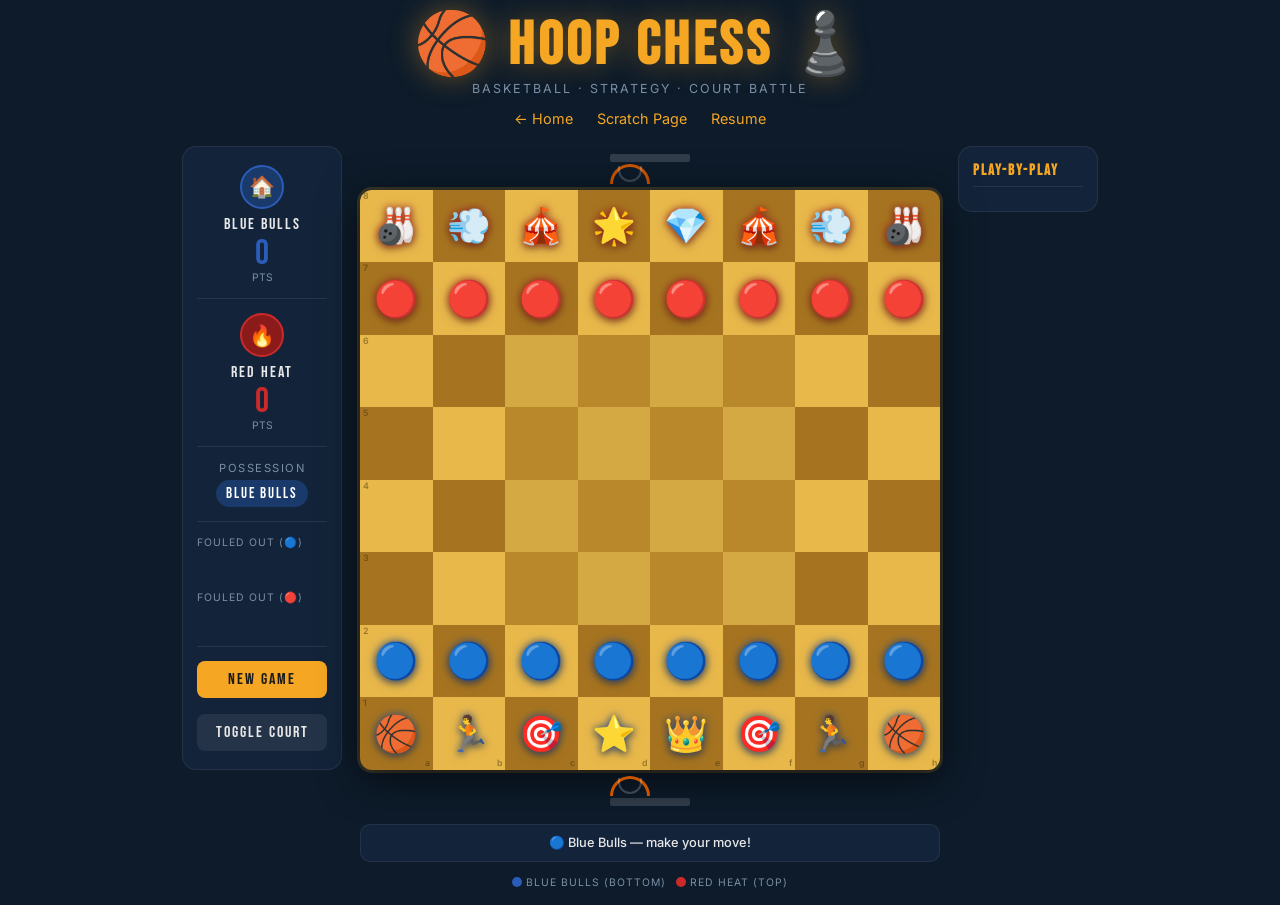
<file: app.html>
<!DOCTYPE html>
<html lang="en">
<head>
<meta charset="UTF-8">
<meta name="viewport" content="width=device-width, initial-scale=1.0">
<title>Hoop Chess</title>
<style>
  @import url('https://fonts.googleapis.com/css2?family=Bebas+Neue&family=Inter:wght@400;500;600;700&display=swap');

  :root {
    --court-wood: #C8922A;
    --court-light: #E8B84B;
    --court-dark: #A67420;
    --home-team: #1A3A6B;
    --away-team: #8B1A1A;
    --home-light: #2A5CB8;
    --away-light: #CC2A2A;
    --accent: #F5A623;
    --bg: #0D1B2A;
    --panel: #13243A;
    --text: #E8E8E8;
    --muted: #7A8FA6;
    --highlight: rgba(245,166,35,0.35);
    --possible: rgba(255,255,255,0.18);
    --capture: rgba(204,42,42,0.5);
  }

  * { box-sizing: border-box; margin: 0; padding: 0; }

  body {
    background: var(--bg);
    color: var(--text);
    font-family: 'Inter', sans-serif;
    min-height: 100vh;
    display: flex;
    flex-direction: column;
    align-items: center;
    padding: 16px;
  }

  header {
    text-align: center;
    margin-bottom: 18px;
  }
  header h1 {
    font-family: 'Bebas Neue', sans-serif;
    font-size: clamp(2.4rem, 5vw, 3.8rem);
    letter-spacing: 4px;
    color: var(--accent);
    text-shadow: 0 0 30px rgba(245,166,35,0.4);
    line-height: 1;
  }
  header p {
    font-size: 0.78rem;
    color: var(--muted);
    letter-spacing: 2px;
    text-transform: uppercase;
    margin-top: 4px;
  }

  .game-wrap {
    display: flex;
    gap: 18px;
    align-items: flex-start;
    flex-wrap: wrap;
    justify-content: center;
    width: 100%;
    max-width: 980px;
  }

  /* SCORE PANEL */
  .score-panel {
    background: var(--panel);
    border-radius: 14px;
    padding: 18px 14px;
    width: 160px;
    flex-shrink: 0;
    border: 1px solid rgba(255,255,255,0.07);
    display: flex;
    flex-direction: column;
    gap: 14px;
  }
  .score-panel .team {
    text-align: center;
  }
  .team-badge {
    width: 44px; height: 44px;
    border-radius: 50%;
    display: flex; align-items: center; justify-content: center;
    font-size: 1.3rem;
    margin: 0 auto 6px;
    font-weight: 700;
    border: 2px solid;
  }
  .team-badge.home { background: var(--home-team); border-color: var(--home-light); }
  .team-badge.away { background: var(--away-team); border-color: var(--away-light); }

  .team-name {
    font-family: 'Bebas Neue', sans-serif;
    letter-spacing: 2px;
    font-size: 1rem;
    color: var(--text);
  }
  .team-pts {
    font-family: 'Bebas Neue', sans-serif;
    font-size: 2.2rem;
    line-height: 1;
    margin-top: 2px;
  }
  .home-pts { color: var(--home-light); }
  .away-pts { color: var(--away-light); }

  .score-divider {
    border: none; border-top: 1px solid rgba(255,255,255,0.08);
  }

  .turn-indicator {
    text-align: center;
    font-size: 0.7rem;
    text-transform: uppercase;
    letter-spacing: 1.5px;
    color: var(--muted);
  }
  .turn-badge {
    display: inline-block;
    margin-top: 5px;
    padding: 4px 10px;
    border-radius: 20px;
    font-family: 'Bebas Neue', sans-serif;
    letter-spacing: 2px;
    font-size: 0.95rem;
  }
  .turn-badge.home { background: var(--home-team); color: #fff; }
  .turn-badge.away { background: var(--away-team); color: #fff; }

  .captured-section {
    font-size: 0.65rem;
    color: var(--muted);
    text-transform: uppercase;
    letter-spacing: 1px;
  }
  .captured-section span { display: block; margin-bottom: 4px; }
  .captured-pieces {
    font-size: 1rem;
    line-height: 1.5;
    min-height: 24px;
    word-break: break-all;
  }

  .btn {
    width: 100%;
    padding: 9px;
    border: none;
    border-radius: 8px;
    font-family: 'Bebas Neue', sans-serif;
    letter-spacing: 2px;
    font-size: 1rem;
    cursor: pointer;
    transition: opacity 0.15s;
    background: var(--accent);
    color: #1a1a1a;
  }
  .btn:hover { opacity: 0.85; }
  .btn.secondary {
    background: rgba(255,255,255,0.07);
    color: var(--text);
    margin-top: 2px;
  }

  /* BOARD */
  .board-section {
    flex: 1;
    min-width: 300px;
    max-width: 580px;
  }

  .board-container {
    position: relative;
    border-radius: 12px;
    overflow: hidden;
    box-shadow: 0 8px 40px rgba(0,0,0,0.6), 0 0 0 3px rgba(245,166,35,0.2);
  }

  /* Court background decoration */
  .court-lines {
    position: absolute; inset: 0;
    pointer-events: none;
    z-index: 1;
  }

  #chess-board {
    display: grid;
    grid-template-columns: repeat(8, 1fr);
    width: 100%;
    aspect-ratio: 1;
    position: relative;
    z-index: 2;
  }

  .cell {
    aspect-ratio: 1;
    display: flex;
    align-items: center;
    justify-content: center;
    position: relative;
    cursor: pointer;
    font-size: clamp(1.2rem, 4vw, 2.2rem);
    transition: background 0.1s;
    user-select: none;
  }
  .cell.light { background: var(--court-light); }
  .cell.dark  { background: var(--court-dark); }

  /* Court lane overlay */
  .cell.lane-light { background: #D4A843; }
  .cell.lane-dark  { background: #B8882A; }

  .cell.selected { background: var(--highlight) !important; }
  .cell.possible::after {
    content: '';
    position: absolute;
    width: 32%;
    height: 32%;
    border-radius: 50%;
    background: var(--possible);
    border: 2px solid rgba(255,255,255,0.3);
  }
  .cell.capture-possible {
    background: var(--capture) !important;
  }
  .cell.last-move { background: rgba(245,166,35,0.22) !important; }

  .piece {
    position: relative;
    z-index: 3;
    line-height: 1;
    filter: drop-shadow(0 2px 3px rgba(0,0,0,0.5));
    transition: transform 0.1s;
  }
  .piece:hover { transform: scale(1.1); }

  /* piece team tinting */
  .piece-home { filter: drop-shadow(0 0 4px rgba(42,92,184,0.8)) drop-shadow(0 2px 3px rgba(0,0,0,0.5)); }
  .piece-away { filter: drop-shadow(0 0 4px rgba(204,42,42,0.8)) drop-shadow(0 2px 3px rgba(0,0,0,0.5)); }

  /* Rank/file labels */
  .rank-label, .file-label {
    position: absolute;
    font-size: 0.55rem;
    font-weight: 600;
    opacity: 0.45;
    color: #3a2800;
    line-height: 1;
    pointer-events: none;
  }
  .rank-label { top: 2px; left: 3px; }
  .file-label { bottom: 2px; right: 3px; }

  /* Hoops at top/bottom */
  .hoop-row {
    display: flex;
    justify-content: center;
    gap: 8px;
    padding: 6px 0;
    background: #0D1B2A;
  }
  .hoop {
    width: 40px; height: 20px;
    border: 3px solid #CC5500;
    border-bottom: none;
    border-radius: 40px 40px 0 0;
    position: relative;
  }
  .hoop::after {
    content: '';
    display: block;
    width: 60%;
    height: 14px;
    border: 2px solid rgba(255,255,255,0.2);
    border-top: none;
    border-radius: 0 0 20px 20px;
    margin: -1px auto 0;
  }
  .backboard {
    width: 80px; height: 8px;
    background: rgba(255,255,255,0.15);
    border-radius: 2px;
    margin: 2px auto;
  }

  /* STATUS BAR */
  .status-bar {
    margin-top: 10px;
    background: var(--panel);
    border-radius: 10px;
    padding: 10px 14px;
    font-size: 0.8rem;
    color: var(--muted);
    text-align: center;
    min-height: 38px;
    display: flex;
    align-items: center;
    justify-content: center;
    border: 1px solid rgba(255,255,255,0.07);
  }
  .status-bar .status-text { font-weight: 500; color: var(--text); }
  .status-bar .status-highlight { color: var(--accent); font-family: 'Bebas Neue'; letter-spacing: 2px; font-size: 1rem; }

  /* MOVE LOG */
  .move-log {
    background: var(--panel);
    border-radius: 14px;
    padding: 14px;
    width: 140px;
    flex-shrink: 0;
    border: 1px solid rgba(255,255,255,0.07);
    max-height: 500px;
    overflow-y: auto;
  }
  .move-log h3 {
    font-family: 'Bebas Neue', sans-serif;
    letter-spacing: 2px;
    font-size: 0.95rem;
    color: var(--accent);
    margin-bottom: 10px;
    border-bottom: 1px solid rgba(255,255,255,0.08);
    padding-bottom: 6px;
  }
  .move-entry {
    font-size: 0.7rem;
    color: var(--muted);
    padding: 3px 0;
    border-bottom: 1px solid rgba(255,255,255,0.04);
    display: flex;
    gap: 6px;
  }
  .move-entry .move-num { color: var(--accent); font-weight: 700; min-width: 16px; }
  .move-entry .move-notation { color: var(--text); }

  /* MODAL */
  .modal-overlay {
    display: none;
    position: fixed; inset: 0;
    background: rgba(0,0,0,0.8);
    z-index: 100;
    align-items: center;
    justify-content: center;
  }
  .modal-overlay.active { display: flex; }
  .modal {
    background: var(--panel);
    border-radius: 18px;
    padding: 32px 28px;
    text-align: center;
    max-width: 340px;
    width: 90%;
    border: 1px solid rgba(245,166,35,0.3);
    box-shadow: 0 0 60px rgba(245,166,35,0.15);
  }
  .modal .trophy { font-size: 3.5rem; margin-bottom: 12px; }
  .modal h2 {
    font-family: 'Bebas Neue', sans-serif;
    font-size: 2rem;
    letter-spacing: 3px;
    color: var(--accent);
  }
  .modal p { color: var(--muted); margin: 8px 0 20px; font-size: 0.88rem; }
  .modal .btn { width: 100%; }

  /* Promo panel */
  .promo-row {
    margin-top: 4px;
    display: flex;
    gap: 8px;
    justify-content: center;
    flex-wrap: wrap;
  }
  .promo-btn {
    font-size: 1.6rem;
    background: rgba(255,255,255,0.08);
    border: 1px solid rgba(255,255,255,0.15);
    border-radius: 8px;
    padding: 6px 10px;
    cursor: pointer;
    transition: background 0.15s;
  }
  .promo-btn:hover { background: rgba(245,166,35,0.2); }

  .legend {
    margin-top: 14px;
    display: flex;
    gap: 10px;
    flex-wrap: wrap;
    justify-content: center;
  }
  .legend-item {
    display: flex;
    align-items: center;
    gap: 4px;
    font-size: 0.65rem;
    color: var(--muted);
    text-transform: uppercase;
    letter-spacing: 1px;
  }
  .legend-dot {
    width: 10px; height: 10px;
    border-radius: 50%;
  }
  .dot-home { background: var(--home-light); }
  .dot-away { background: var(--away-light); }

  @media (max-width: 660px) {
    .score-panel, .move-log { width: 100%; flex-direction: row; flex-wrap: wrap; }
    .score-panel { gap: 10px; }
    .move-log { max-height: 140px; }
    .game-wrap { gap: 10px; }
  }
</style>
</head>
<body>

<header>
  <h1>🏀 Hoop Chess ♟️</h1>
  <p>Basketball · Strategy · Court Battle</p>
  <nav style="margin-top: 12px; text-align: center;">
    <a href="index.html" style="color: #F5A623; text-decoration: none; margin: 0 10px; font-size: 0.9rem;">← Home</a>
    <a href="scratch.html" style="color: #F5A623; text-decoration: none; margin: 0 10px; font-size: 0.9rem;">Scratch Page</a>
    <a href="about.html" style="color: #F5A623; text-decoration: none; margin: 0 10px; font-size: 0.9rem;">Resume</a>
  </nav>
</header>

<div class="game-wrap">

  <!-- SCORE PANEL -->
  <div class="score-panel">
    <div class="team">
      <div class="team-badge home">🏠</div>
      <div class="team-name">Blue Bulls</div>
      <div class="team-pts home-pts" id="home-score">0</div>
      <div style="font-size:0.65rem;color:var(--muted)">PTS</div>
    </div>
    <hr class="score-divider">
    <div class="team">
      <div class="team-badge away">🔥</div>
      <div class="team-name">Red Heat</div>
      <div class="team-pts away-pts" id="away-score">0</div>
      <div style="font-size:0.65rem;color:var(--muted)">PTS</div>
    </div>
    <hr class="score-divider">
    <div class="turn-indicator">
      Possession
      <div class="turn-badge home" id="turn-badge">Blue Bulls</div>
    </div>
    <hr class="score-divider">
    <div class="captured-section">
      <span>Fouled Out (🔵)</span>
      <div class="captured-pieces" id="home-captured"></div>
    </div>
    <div class="captured-section">
      <span>Fouled Out (🔴)</span>
      <div class="captured-pieces" id="away-captured"></div>
    </div>
    <hr class="score-divider">
    <button class="btn" onclick="newGame()">New Game</button>
    <button class="btn secondary" onclick="toggleTheme()">Toggle Court</button>
  </div>

  <!-- BOARD -->
  <div class="board-section">
    <!-- Away hoop (top) -->
    <div class="hoop-row">
      <div>
        <div class="backboard"></div>
        <div class="hoop"></div>
      </div>
    </div>
    <div class="board-container">
      <div id="chess-board"></div>
    </div>
    <!-- Home hoop (bottom) -->
    <div class="hoop-row">
      <div>
        <div class="hoop"></div>
        <div class="backboard"></div>
      </div>
    </div>

    <div class="status-bar">
      <div id="status-text" class="status-text">Blue Bulls have the ball. Make your move!</div>
    </div>

    <div class="legend">
      <div class="legend-item"><div class="legend-dot dot-home"></div> Blue Bulls (bottom)</div>
      <div class="legend-item"><div class="legend-dot dot-away"></div> Red Heat (top)</div>
    </div>
  </div>

  <!-- MOVE LOG -->
  <div class="move-log">
    <h3>Play-by-Play</h3>
    <div id="move-log-entries"></div>
  </div>

</div>

<!-- PROMO MODAL -->
<div class="modal-overlay" id="promo-modal">
  <div class="modal">
    <div class="trophy">🏀</div>
    <h2>Slam Dunk!</h2>
    <p id="promo-msg">A player reaches the other end! Choose your upgrade:</p>
    <div class="promo-row" id="promo-choices"></div>
  </div>
</div>

<!-- GAME OVER MODAL -->
<div class="modal-overlay" id="gameover-modal">
  <div class="modal">
    <div class="trophy" id="go-trophy">🏆</div>
    <h2 id="go-title">Game Over!</h2>
    <p id="go-msg">The Bulls take the championship!</p>
    <div style="font-size:1.1rem;color:var(--accent);margin-bottom:16px;font-family:'Bebas Neue';letter-spacing:2px;" id="go-score"></div>
    <button class="btn" onclick="newGame()">Play Again</button>
  </div>
</div>

<script>
// ═══════════════════════════════════════════════════════
//  HOOP CHESS  —  Basketball × Chess hybrid
//  Scoring: capture = 2 pts | Queen capture = 3 pts | checkmate bonus = +10
// ═══════════════════════════════════════════════════════

const PIECES = {
  // Home (blue, rows 6-7, moving UP — lower row index = closer to away)
  // Away (red, rows 0-1, moving DOWN)
  wK: '👑', wQ: '⭐', wR: '🏀', wB: '🎯', wN: '🏃', wP: '🔵',
  bK: '💎', bQ: '🌟', bR: '🎳', bB: '🎪', bN: '💨', bP: '🔴',
};

const NAMES = {
  wK:'Coach', wQ:'MVP', wR:'Center', wB:'Shooter', wN:'Point Guard', wP:'Player',
  bK:'Head Coach', bQ:'Star', bR:'Big Man', bB:'Wing', bN:'Guard', bP:'Baller',
};

const PIECE_VALUES = { P:2, N:3, B:3, R:4, Q:9, K:0 };

// Initial board state (standard chess layout)
function defaultBoard() {
  return [
    ['bR','bN','bB','bQ','bK','bB','bN','bR'],
    ['bP','bP','bP','bP','bP','bP','bP','bP'],
    [null,null,null,null,null,null,null,null],
    [null,null,null,null,null,null,null,null],
    [null,null,null,null,null,null,null,null],
    [null,null,null,null,null,null,null,null],
    ['wP','wP','wP','wP','wP','wP','wP','wP'],
    ['wR','wN','wB','wQ','wK','wB','wN','wR'],
  ];
}

let board, currentTurn, selected, possibleMoves, lastMove;
let homeScore, awayScore, homeCaptured, awayCaptured;
let moveLog, moveCount;
let enPassantTarget, castleRights, halfMove, fullMove;
let awaitingPromo, promoPos, promoColor;
let darkCourt = false;

function newGame() {
  board = defaultBoard();
  currentTurn = 'w';
  selected = null;
  possibleMoves = [];
  lastMove = null;
  homeScore = 0; awayScore = 0;
  homeCaptured = []; awayCaptured = [];
  moveLog = []; moveCount = 0;
  enPassantTarget = null;
  castleRights = { wK: true, wR_a: true, wR_h: true, bK: true, bR_a: true, bR_h: true };
  halfMove = 0; fullMove = 1;
  awaitingPromo = false; promoPos = null; promoColor = null;

  document.getElementById('gameover-modal').classList.remove('active');
  document.getElementById('promo-modal').classList.remove('active');
  renderBoard();
  updateUI();
}

// ─── MOVE GENERATION ───────────────────────────────────

function isWhite(p) { return p && p[0] === 'w'; }
function isBlack(p) { return p && p[0] === 'b'; }
function isEnemy(p, turn) { return turn === 'w' ? isBlack(p) : isWhite(p); }
function isFriend(p, turn) { return turn === 'w' ? isWhite(p) : isBlack(p); }
function pieceType(p) { return p ? p[1] : null; }
function pieceColor(p) { return p ? p[0] : null; }
function inBounds(r,c) { return r>=0&&r<8&&c>=0&&c<8; }

function getRawMoves(b, r, c, turn, epTarget) {
  const p = b[r][c];
  if (!p) return [];
  const type = pieceType(p);
  const col = pieceColor(p);
  const moves = [];

  const slide = (dr,dc) => {
    let nr=r+dr, nc=c+dc;
    while(inBounds(nr,nc)) {
      if(b[nr][nc]) { if(isEnemy(b[nr][nc],col==='w'?'w':'b')) moves.push([nr,nc]); break; }
      moves.push([nr,nc]); nr+=dr; nc+=dc;
    }
  };

  if(type==='P') {
    const dir = col==='w' ? -1 : 1;
    const startRow = col==='w' ? 6 : 1;
    // Forward
    if(inBounds(r+dir,c) && !b[r+dir][c]) {
      moves.push([r+dir,c]);
      if(r===startRow && !b[r+2*dir][c]) moves.push([r+2*dir,c]);
    }
    // Captures
    [-1,1].forEach(dc => {
      const nr=r+dir, nc=c+dc;
      if(inBounds(nr,nc)) {
        if(b[nr][nc] && isEnemy(b[nr][nc], col==='w'?'w':'b')) moves.push([nr,nc]);
        if(epTarget && epTarget[0]===nr && epTarget[1]===nc) moves.push([nr,nc]);
      }
    });
  }
  if(type==='N') {
    [[-2,-1],[-2,1],[-1,-2],[-1,2],[1,-2],[1,2],[2,-1],[2,1]].forEach(([dr,dc])=>{
      const nr=r+dr,nc=c+dc;
      if(inBounds(nr,nc)&&!isFriend(b[nr][nc],col==='w'?'w':'b')) moves.push([nr,nc]);
    });
  }
  if(type==='B') { [[-1,-1],[-1,1],[1,-1],[1,1]].forEach(([dr,dc])=>slide(dr,dc)); }
  if(type==='R') { [[-1,0],[1,0],[0,-1],[0,1]].forEach(([dr,dc])=>slide(dr,dc)); }
  if(type==='Q') { [[-1,-1],[-1,1],[1,-1],[1,1],[-1,0],[1,0],[0,-1],[0,1]].forEach(([dr,dc])=>slide(dr,dc)); }
  if(type==='K') {
    [[-1,-1],[-1,0],[-1,1],[0,-1],[0,1],[1,-1],[1,0],[1,1]].forEach(([dr,dc])=>{
      const nr=r+dr,nc=c+dc;
      if(inBounds(nr,nc)&&!isFriend(b[nr][nc],col==='w'?'w':'b')) moves.push([nr,nc]);
    });
    // Castling
    if(col==='w' && r===7 && c===4) {
      if(castleRights.wK && !b[7][5] && !b[7][6] && castleRights.wR_h) moves.push([7,6]);
      if(castleRights.wR_a && !b[7][3] && !b[7][2] && !b[7][1]) moves.push([7,2]);
    }
    if(col==='b' && r===0 && c===4) {
      if(castleRights.bK && !b[0][5] && !b[0][6] && castleRights.bR_h) moves.push([0,6]);
      if(castleRights.bR_a && !b[0][3] && !b[0][2] && !b[0][1]) moves.push([0,2]);
    }
  }
  return moves;
}

function isInCheck(b, col) {
  // Find king
  let kr=-1,kc=-1;
  for(let r=0;r<8;r++) for(let c=0;c<8;c++) if(b[r][c]===(col+'K')) { kr=r;kc=c; }
  if(kr<0) return false;
  const opp = col==='w'?'b':'w';
  for(let r=0;r<8;r++) for(let c=0;c<8;c++) {
    if(b[r][c]&&pieceColor(b[r][c])===opp) {
      const moves = getRawMoves(b,r,c,opp,null);
      if(moves.some(([mr,mc])=>mr===kr&&mc===kc)) return true;
    }
  }
  return false;
}

function getLegalMoves(b, r, c, turn, epTarget) {
  const raw = getRawMoves(b,r,c,turn,epTarget);
  const col = pieceColor(b[r][c]);
  return raw.filter(([tr,tc])=>{
    const nb = b.map(row=>[...row]);
    nb[tr][tc] = nb[r][c];
    nb[r][c] = null;
    // En passant capture removal
    if(pieceType(b[r][c])==='P' && tc!==c && !b[tr][tc]) {
      nb[r][tc] = null;
    }
    return !isInCheck(nb, col);
  });
}

function getAllLegalMoves(b, turn, epTarget) {
  const moves = [];
  for(let r=0;r<8;r++) for(let c=0;c<8;c++) {
    if(b[r][c]&&pieceColor(b[r][c])===turn) {
      getLegalMoves(b,r,c,turn,epTarget).forEach(([tr,tc])=>moves.push([r,c,tr,tc]));
    }
  }
  return moves;
}

// ─── MAKE MOVE ──────────────────────────────────────────

function makeMove(fr, fc, tr, tc) {
  const piece = board[fr][fc];
  const captured = board[tr][tc];
  const type = pieceType(piece);
  const col = pieceColor(piece);
  let notation = '';
  let pts = 0;

  // En passant?
  let epCapture = null;
  if(type==='P' && tc!==fc && !board[tr][tc]) {
    epCapture = [fr, tc];
    const epPiece = board[fr][tc];
    board[fr][tc] = null;
    pts = PIECE_VALUES['P'];
    notation = `EP! `;
    if(col==='w') { awayCaptured.push(PIECES[epPiece]); awayScore += pts; }
    else { homeCaptured.push(PIECES[epPiece]); homeScore += pts; }
  }

  // Castling?
  if(type==='K') {
    if(tc - fc === 2) { // kingside
      board[tr][tc-1] = board[tr][7]; board[tr][7] = null;
      notation = '🏀 Fast Break! ';
    } else if(fc - tc === 2) { // queenside
      board[tr][tc+1] = board[tr][0]; board[tr][0] = null;
      notation = '🏀 Pick & Roll! ';
    }
    if(col==='w') { castleRights.wK=false; castleRights.wR_a=false; castleRights.wR_h=false; }
    else { castleRights.bK=false; castleRights.bR_a=false; castleRights.bR_h=false; }
  }

  // Update castle rights for rook moves
  if(type==='R') {
    if(col==='w' && fr===7) { if(fc===0) castleRights.wR_a=false; if(fc===7) castleRights.wR_h=false; }
    if(col==='b' && fr===0) { if(fc===0) castleRights.bR_a=false; if(fc===7) castleRights.bR_h=false; }
  }

  // Capture
  if(captured) {
    pts = PIECE_VALUES[pieceType(captured)] || 2;
    if(col==='w') { awayCaptured.push(PIECES[captured]); awayScore += pts; }
    else { homeCaptured.push(PIECES[captured]); homeScore += pts; }
    notation += `💥 ${col==='w'?'Blue':'Red'} fouls out ${NAMES[captured]}! `;
  }

  // Move piece
  board[tr][tc] = piece;
  board[fr][fc] = null;
  lastMove = {fr,fc,tr,tc};

  // En passant target update
  enPassantTarget = (type==='P' && Math.abs(tr-fr)===2) ? [fr+(tr-fr)/2, fc] : null;

  // Notation
  if(!notation && !captured) notation = `${NAMES[piece]} drives to (${String.fromCharCode(97+tc)}${8-tr})`;
  if(captured) notation = `${NAMES[piece]} dunks on ${NAMES[captured]}!`;

  const opponent = col==='w'?'b':'w';
  const allOppMoves = getAllLegalMoves(board, opponent, enPassantTarget);
  const inCheck = isInCheck(board, opponent);
  let specialNote = '';

  if(allOppMoves.length===0) {
    if(inCheck) {
      // Checkmate!
      const bonus = 10;
      if(col==='w') awayScore += bonus; else homeScore += bonus;
      specialNote = ' 🏆 CHECKMATE! Championship!';
      addMoveLog(notation + specialNote);
      updateUI();
      renderBoard();
      setTimeout(()=>showGameOver(col), 400);
      currentTurn = opponent;
      return;
    } else {
      specialNote = ' Stalemate — tie ball!';
      addMoveLog(notation + specialNote);
      updateUI();
      renderBoard();
      setTimeout(()=>showStalemate(), 400);
      currentTurn = opponent;
      return;
    }
  } else if(inCheck) {
    specialNote = ' 🚨 SHOT BLOCK! Coach is in danger!';
  }

  addMoveLog(notation + specialNote);
  currentTurn = opponent;
  selected = null; possibleMoves = [];

  // Pawn promotion?
  if(type==='P' && (tr===0 || tr===7)) {
    awaitingPromo = true; promoPos = [tr,tc]; promoColor = col;
    renderBoard(); updateUI();
    showPromo(col, tr, tc);
    return;
  }

  updateUI();
  renderBoard();
}

// ─── PROMOTION ──────────────────────────────────────────

function showPromo(col, r, c) {
  const modal = document.getElementById('promo-modal');
  const choices = document.getElementById('promo-choices');
  document.getElementById('promo-msg').textContent = `Your player reaches the other end! Upgrade them:`;
  const opts = ['Q','R','B','N'];
  const labels = ['MVP ⭐','Center 🏀','Shooter 🎯','Guard 🏃'];
  choices.innerHTML = '';
  opts.forEach((t,i) => {
    const btn = document.createElement('button');
    btn.className = 'promo-btn';
    btn.title = labels[i];
    btn.innerHTML = PIECES[col+t] + '<br><span style="font-size:0.6rem;color:var(--muted)">' + labels[i] + '</span>';
    btn.onclick = () => doPromo(col, r, c, t);
    choices.appendChild(btn);
  });
  modal.classList.add('active');
}

function doPromo(col, r, c, type) {
  board[r][c] = col + type;
  awaitingPromo = false;
  document.getElementById('promo-modal').classList.remove('active');
  addMoveLog(`🌟 Promotion! ${col==='w'?'Blue':'Red'} upgrades to ${NAMES[col+type]}!`);

  const opponent = col==='w'?'b':'w';
  const allOppMoves = getAllLegalMoves(board, opponent, enPassantTarget);
  const inCheck = isInCheck(board, opponent);
  if(allOppMoves.length===0) {
    if(inCheck) { showGameOver(col); return; }
    else { showStalemate(); return; }
  }
  updateUI();
  renderBoard();
}

// ─── GAME OVER ──────────────────────────────────────────

function showGameOver(winner) {
  const names = {w:'Blue Bulls', b:'Red Heat'};
  document.getElementById('go-title').textContent = names[winner] + ' WIN!';
  document.getElementById('go-msg').textContent = winner==='w'
    ? 'The Blue Bulls shoot their shot and dominate the court!' 
    : 'The Red Heat bring the heat and take the championship!';
  document.getElementById('go-score').textContent = `🔵 ${homeScore} — ${awayScore} 🔴`;
  document.getElementById('go-trophy').textContent = winner==='w' ? '🏆' : '🥇';
  document.getElementById('gameover-modal').classList.add('active');
}

function showStalemate() {
  document.getElementById('go-title').textContent = 'OVERTIME!';
  document.getElementById('go-msg').textContent = 'No legal moves — it\'s a tie ball! The game goes to overtime.';
  document.getElementById('go-score').textContent = `🔵 ${homeScore} — ${awayScore} 🔴`;
  document.getElementById('go-trophy').textContent = '🤝';
  document.getElementById('gameover-modal').classList.add('active');
}

// ─── INTERACTION ─────────────────────────────────────────

function handleClick(r, c) {
  if(awaitingPromo) return;

  const piece = board[r][c];
  const isMine = piece && pieceColor(piece) === currentTurn;

  // If a move target is clicked
  if(selected !== null) {
    const [sr, sc] = selected;
    const isMove = possibleMoves.some(([mr,mc])=>mr===r&&mc===c);
    if(isMove) {
      makeMove(sr, sc, r, c);
      return;
    }
  }

  // Select a piece
  if(isMine) {
    selected = [r, c];
    possibleMoves = getLegalMoves(board, r, c, currentTurn, enPassantTarget);
  } else {
    selected = null;
    possibleMoves = [];
  }
  renderBoard();
}

// ─── RENDER ──────────────────────────────────────────────

function renderBoard() {
  const boardEl = document.getElementById('chess-board');
  boardEl.innerHTML = '';

  for(let r=0;r<8;r++) {
    for(let c=0;c<8;c++) {
      const cell = document.createElement('div');
      cell.className = 'cell';

      // Court pattern — paint lane (columns 2-5, rows 2-5 are the paint)
      const isLight = (r+c)%2===0;
      const inLane = c>=2&&c<=5&&r>=2&&r<=5;
      if(darkCourt) {
        cell.style.background = isLight ? '#8B6914' : '#6B4E10';
      } else if(inLane) {
        cell.className += isLight ? ' lane-light' : ' lane-dark';
      } else {
        cell.className += isLight ? ' light' : ' dark';
      }

      // Last move highlight
      if(lastMove) {
        if((r===lastMove.fr&&c===lastMove.fc)||(r===lastMove.tr&&c===lastMove.tc)) {
          cell.classList.add('last-move');
        }
      }

      // Selected
      if(selected && selected[0]===r && selected[1]===c) {
        cell.classList.add('selected');
      }

      // Possible moves
      const isPossible = possibleMoves.some(([mr,mc])=>mr===r&&mc===c);
      if(isPossible) {
        if(board[r][c] && isEnemy(board[r][c], currentTurn)) {
          cell.classList.add('capture-possible');
        } else {
          cell.classList.add('possible');
        }
      }

      // Rank/file labels
      if(c===0) { const rl=document.createElement('span'); rl.className='rank-label'; rl.textContent=8-r; cell.appendChild(rl); }
      if(r===7) { const fl=document.createElement('span'); fl.className='file-label'; fl.textContent=String.fromCharCode(97+c); cell.appendChild(fl); }

      // Piece
      const p = board[r][c];
      if(p) {
        const pe = document.createElement('span');
        pe.className = 'piece ' + (isWhite(p)?'piece-home':'piece-away');
        pe.textContent = PIECES[p] || '?';
        pe.title = NAMES[p] + (isWhite(p)?' (Blue Bulls)':' (Red Heat)');
        cell.appendChild(pe);
      }

      cell.addEventListener('click', ()=>handleClick(r,c));
      boardEl.appendChild(cell);
    }
  }
}

function updateUI() {
  // Scores
  document.getElementById('home-score').textContent = awayScore; // home is blue (bottom), captures away
  document.getElementById('away-score').textContent = homeScore;
  // Wait — let's fix: "home" team is Blue Bulls (w), "away" is Red Heat (b)
  // White captures black => blue bulls score
  // So blue bulls score = number of black pieces captured by white
  // Let me re-think: white = blue bulls = home.
  // awayCaptured = pieces captured by white from black = blue bulls score
  // homeCaptured = pieces captured by black from white = red heat score
  // ... scores are already tracked correctly, just map:
  document.getElementById('home-score').textContent = awayScore; // blue bulls = white, captures go in awayCaptured, score in awayScore
  document.getElementById('away-score').textContent = homeScore;

  // Actually let me fix the naming. Flip:
  document.getElementById('home-score').textContent = awayScore; 
  document.getElementById('away-score').textContent = homeScore;
  
  // Turn
  const badge = document.getElementById('turn-badge');
  badge.className = 'turn-badge ' + (currentTurn==='w'?'home':'away');
  badge.textContent = currentTurn==='w' ? 'Blue Bulls' : 'Red Heat';

  // Captured
  document.getElementById('home-captured').textContent = awayCaptured.join(' ');
  document.getElementById('away-captured').textContent = homeCaptured.join(' ');

  // Status
  let statusMsg = '';
  const inCheck = isInCheck(board, currentTurn);
  if(inCheck) {
    statusMsg = `🚨 SHOT BLOCK! ${currentTurn==='w'?'Blue Bulls':'Red Heat'} Coach is in danger!`;
  } else {
    statusMsg = `${currentTurn==='w'?'🔵 Blue Bulls':'🔴 Red Heat'} — make your move!`;
  }
  if(selected) {
    const p = board[selected[0]][selected[1]];
    statusMsg = `${NAMES[p]} selected — ${possibleMoves.length} move${possibleMoves.length!==1?'s':''} available`;
  }
  document.getElementById('status-text').textContent = statusMsg;

  // Move log
  const logEl = document.getElementById('move-log-entries');
  logEl.innerHTML = [...moveLog].reverse().map((entry, i) => {
    const num = moveLog.length - i;
    return `<div class="move-entry">
      <span class="move-num">${num}</span>
      <span class="move-notation">${entry}</span>
    </div>`;
  }).join('');
}

function addMoveLog(text) {
  moveLog.push(text);
  moveCount++;
}

function toggleTheme() {
  darkCourt = !darkCourt;
  renderBoard();
}

// ─── INIT ────────────────────────────────────────────────
newGame();
</script>
</body>
</html>
</file>
